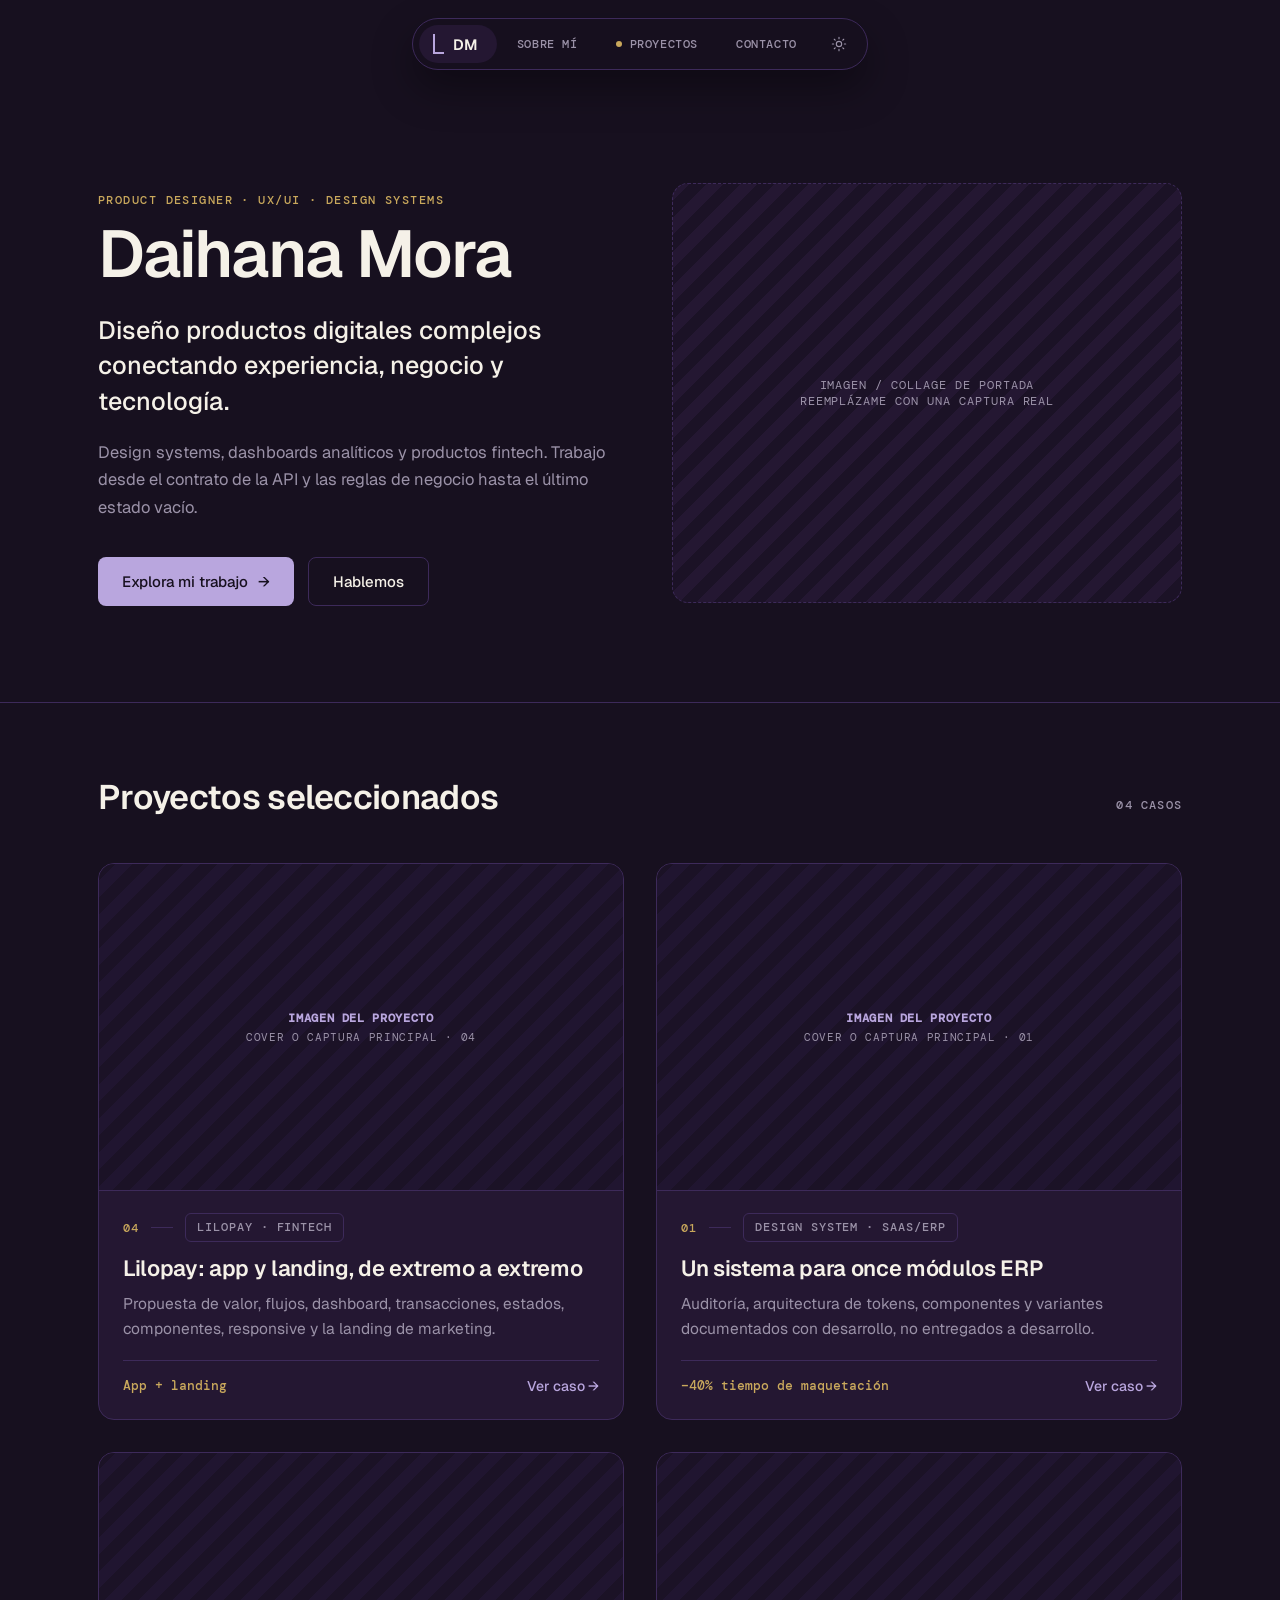
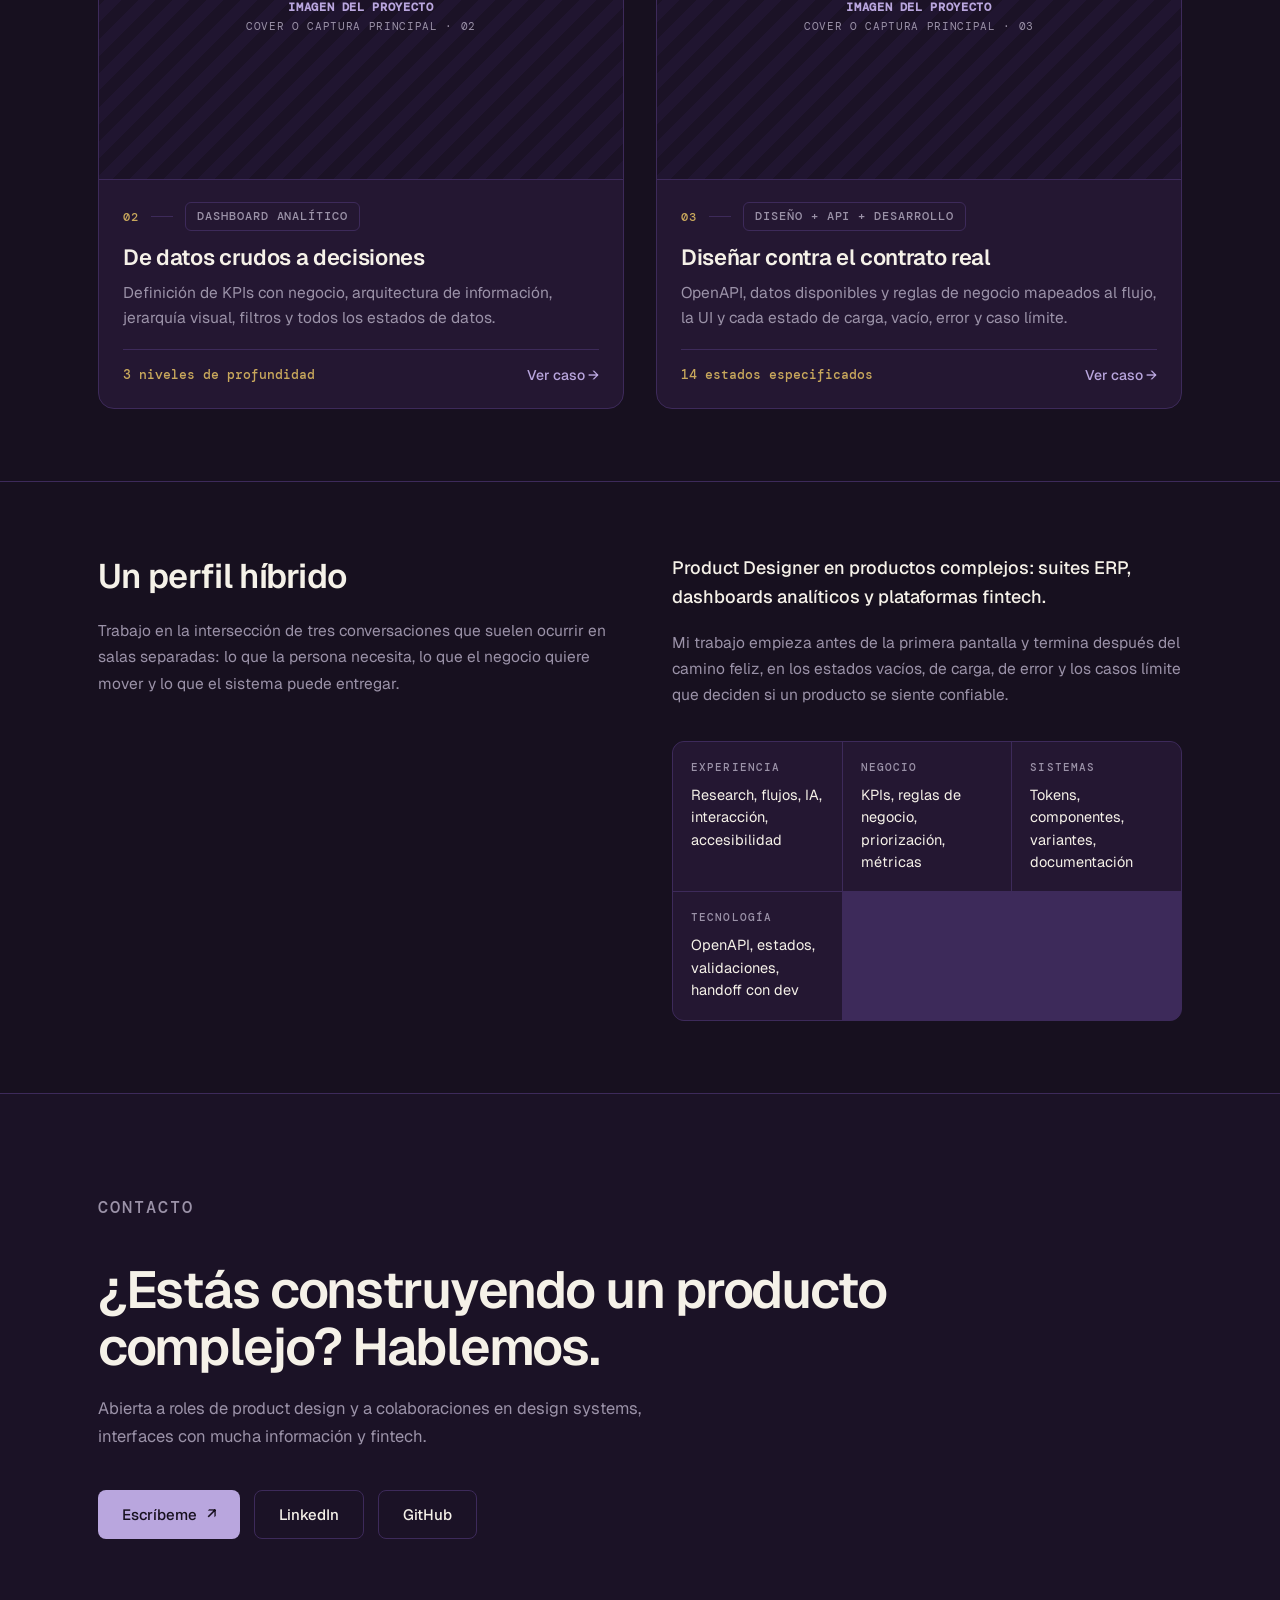
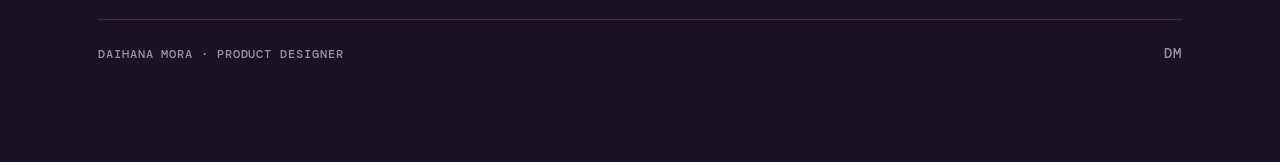
<file: index.html>
<!DOCTYPE html>
<html lang="es">
<head>
<meta charset="utf-8">
<meta name="viewport" content="width=device-width, initial-scale=1">
<title>Daihana Mora — Daihana Mora Portfolio</title>
<link rel="preconnect" href="https://fonts.googleapis.com" />
<link rel="preconnect" href="https://fonts.gstatic.com" crossorigin="anonymous" />
<link href="https://fonts.googleapis.com/css2?family=Geist:wght@400;500;600&family=DM+Mono:wght@400;500&display=swap" rel="stylesheet" />
<link rel="stylesheet" href="./css/main.css">
<script src="./js/theme.js"></script>
<script src="./js/nav.js" defer></script>
<!-- Global site tag (gtag.js) - Google Analytics -->
<script async src="https://www.googletagmanager.com/gtag/js?id=G-G120TH7VQ2"></script>
<script>
    window.dataLayer = window.dataLayer || [];
    function gtag() { dataLayer.push(arguments); }
    gtag('js', new Date());

    gtag('config', 'G-G120TH7VQ2');
</script>
<!-- Google Tag Manager -->
<script>(function (w, d, s, l, i) {
        w[l] = w[l] || []; w[l].push({
            'gtm.start':
                new Date().getTime(), event: 'gtm.js'
        }); var f = d.getElementsByTagName(s)[0],
            j = d.createElement(s), dl = l != 'dataLayer' ? '&l=' + l : ''; j.async = true; j.src =
                'https://www.googletagmanager.com/gtm.js?id=' + i + dl; f.parentNode.insertBefore(j, f);
    })(window, document, 'script', 'dataLayer', 'GTM-M9HZVGC');</script>
<!-- End Google Tag Manager -->
</head>
<body>
<a href="#main-content" class="skip-link">Saltar al contenido</a>
<!-- Google Tag Manager (noscript) -->
<noscript><iframe src="https://www.googletagmanager.com/ns.html?id=GTM-M9HZVGC" height="0" width="0"
        style="display:none;visibility:hidden"></iframe></noscript>
<!-- End Google Tag Manager (noscript) -->

<nav class="site-nav">
  <div class="wrap">
    <div class="nav-pill" id="navPill">
      <a href="#hero" data-section="hero" class="pill-item logo-item is-active">
        <span class="mark"></span><span>DM</span>
      </a>
      <a href="#about" data-section="about" class="pill-item">Sobre mí</a>
      <a href="#work" data-section="work" class="pill-item"><span class="dot"></span>Proyectos</a>
      <a href="#contact" data-section="contact" class="pill-item">Contacto</a>
      <button class="pill-item theme-item" id="themeToggle" aria-label="Cambiar tema" title="Cambiar tema" aria-pressed="true">
        <svg class="icon-sun" width="16" height="16" viewBox="0 0 24 24" fill="none" stroke="currentColor" stroke-width="1.7" stroke-linecap="round" stroke-linejoin="round" aria-hidden="true">
          <circle cx="12" cy="12" r="4"></circle>
          <path d="M12 2v2M12 20v2M2 12h2M20 12h2M4.9 4.9l1.4 1.4M17.7 17.7l1.4 1.4M19.1 4.9l-1.4 1.4M6.3 17.7l-1.4 1.4"></path>
        </svg>
        <svg class="icon-moon" width="16" height="16" viewBox="0 0 24 24" fill="none" stroke="currentColor" stroke-width="1.7" stroke-linecap="round" stroke-linejoin="round" aria-hidden="true">
          <path d="M21 12.8A8.5 8.5 0 1 1 11.2 3a6.6 6.6 0 0 0 9.8 9.8z"></path>
        </svg>
      </button>
    </div>
  </div>
</nav>

<main id="main-content">

<header class="hero" id="hero">
  <div class="wrap">
    <div>
      <p class="eyebrow">Product Designer · UX/UI · Design Systems</p>
      <h1 class="name">Daihana Mora</h1>
      <p class="tagline">Diseño productos digitales complejos conectando experiencia, negocio y tecnología.</p>
      <p class="sub">Design systems, dashboards analíticos y productos fintech. Trabajo desde el contrato de la API y las reglas de negocio hasta el último estado vacío.</p>
      <div class="cta-row">
        <a href="#work" class="btn primary">Explora mi trabajo <span>→</span></a>
        <a href="#contact" class="btn ghost">Hablemos</a>
      </div>
    </div>
    <div class="hero-visual-slot">
      <div class="label">Imagen / collage de portada<br>reemplázame con una captura real</div>
    </div>
  </div>
</header>

<section id="work" class="section">
  <div class="wrap">
    <div class="section-head">
      <h2>Proyectos seleccionados</h2>
      <span class="count">04 casos</span>
    </div>

    <div class="gallery">

      <a class="card" href="case-lilopay.html" style="text-decoration:none; color:inherit">
        <div class="thumb">
          <span class="label"><b>Imagen del proyecto</b>Cover o captura principal · 04</span>
        </div>
        <div class="body">
          <div class="kicker"><span class="num">04</span><span class="rule"></span><span class="tag">Lilopay · Fintech</span></div>
          <h3>Lilopay: app y landing, de extremo a extremo</h3>
          <p class="desc">Propuesta de valor, flujos, dashboard, transacciones, estados, componentes, responsive y la landing de marketing.</p>
          <div class="foot">
            <span class="metric">App + landing</span>
            <span class="go">Ver caso →</span>
          </div>
        </div>
      </a>

      <a class="card" href="case-01.html" style="text-decoration:none; color:inherit">
        <div class="thumb">
          <span class="label"><b>Imagen del proyecto</b>Cover o captura principal · 01</span>
        </div>
        <div class="body">
          <div class="kicker"><span class="num">01</span><span class="rule"></span><span class="tag">Design System · SaaS/ERP</span></div>
          <h3>Un sistema para once módulos ERP</h3>
          <p class="desc">Auditoría, arquitectura de tokens, componentes y variantes documentados con desarrollo, no entregados a desarrollo.</p>
          <div class="foot">
            <span class="metric">−40% tiempo de maquetación</span>
            <span class="go">Ver caso →</span>
          </div>
        </div>
      </a>

      <a class="card" href="case-02.html" style="text-decoration:none; color:inherit">
        <div class="thumb">
          <span class="label"><b>Imagen del proyecto</b>Cover o captura principal · 02</span>
        </div>
        <div class="body">
          <div class="kicker"><span class="num">02</span><span class="rule"></span><span class="tag">Dashboard Analítico</span></div>
          <h3>De datos crudos a decisiones</h3>
          <p class="desc">Definición de KPIs con negocio, arquitectura de información, jerarquía visual, filtros y todos los estados de datos.</p>
          <div class="foot">
            <span class="metric">3 niveles de profundidad</span>
            <span class="go">Ver caso →</span>
          </div>
        </div>
      </a>

      <a class="card" href="case-03.html" style="text-decoration:none; color:inherit">
        <div class="thumb">
          <span class="label"><b>Imagen del proyecto</b>Cover o captura principal · 03</span>
        </div>
        <div class="body">
          <div class="kicker"><span class="num">03</span><span class="rule"></span><span class="tag">Diseño + API + Desarrollo</span></div>
          <h3>Diseñar contra el contrato real</h3>
          <p class="desc">OpenAPI, datos disponibles y reglas de negocio mapeados al flujo, la UI y cada estado de carga, vacío, error y caso límite.</p>
          <div class="foot">
            <span class="metric">14 estados especificados</span>
            <span class="go">Ver caso →</span>
          </div>
        </div>
      </a>

    </div>
  </div>
</section>

<section id="about" class="section">
  <div class="wrap about-grid">
    <div>
      <h2 style="margin:0 0 20px; font-size:clamp(26px,3vw,34px); font-weight:600; letter-spacing:-0.02em;">Un perfil híbrido</h2>
      <p style="margin:0; font-size:15.5px; line-height:1.7; color:var(--muted);">Trabajo en la intersección de tres conversaciones que suelen ocurrir en salas separadas: lo que la persona necesita, lo que el negocio quiere mover y lo que el sistema puede entregar.</p>
    </div>
    <div>
      <p style="margin:0 0 18px; font-size:18px; font-weight:500; line-height:1.6;">Product Designer en productos complejos: suites ERP, dashboards analíticos y plataformas fintech.</p>
      <p style="margin:0 0 32px; font-size:15.5px; line-height:1.7; color:var(--muted);">Mi trabajo empieza antes de la primera pantalla y termina después del camino feliz, en los estados vacíos, de carga, de error y los casos límite que deciden si un producto se siente confiable.</p>
      <div class="stat-grid">
        <div><div class="k">Experiencia</div><div class="v">Research, flujos, IA, interacción, accesibilidad</div></div>
        <div><div class="k">Negocio</div><div class="v">KPIs, reglas de negocio, priorización, métricas</div></div>
        <div><div class="k">Sistemas</div><div class="v">Tokens, componentes, variantes, documentación</div></div>
        <div><div class="k">Tecnología</div><div class="v">OpenAPI, estados, validaciones, handoff con dev</div></div>
      </div>
    </div>
  </div>
</section>

<section id="contact" class="contact">
  <div class="wrap">
    <p class="eyebrow">Contacto</p>
    <h2>¿Estás construyendo un producto complejo? Hablemos.</h2>
    <p>Abierta a roles de product design y a colaboraciones en design systems, interfaces con mucha información y fintech.</p>
    <div class="contact-links">
      <a href="mailto:daihanamt@gmail.com" class="btn primary">Escríbeme <span>↗</span></a>
      <a href="#" target="_blank" class="btn ghost">LinkedIn</a>
      <a href="#" target="_blank" class="btn ghost">GitHub</a>
    </div>
    <div class="contact-foot">
      <span>Daihana Mora · Product Designer</span>
      <div class="logo"><span class="mark"></span><span class="word" style="font-size:14px;">DM</span></div>
    </div>
  </div>
</section>

</main>

</body>
</html>
</file>
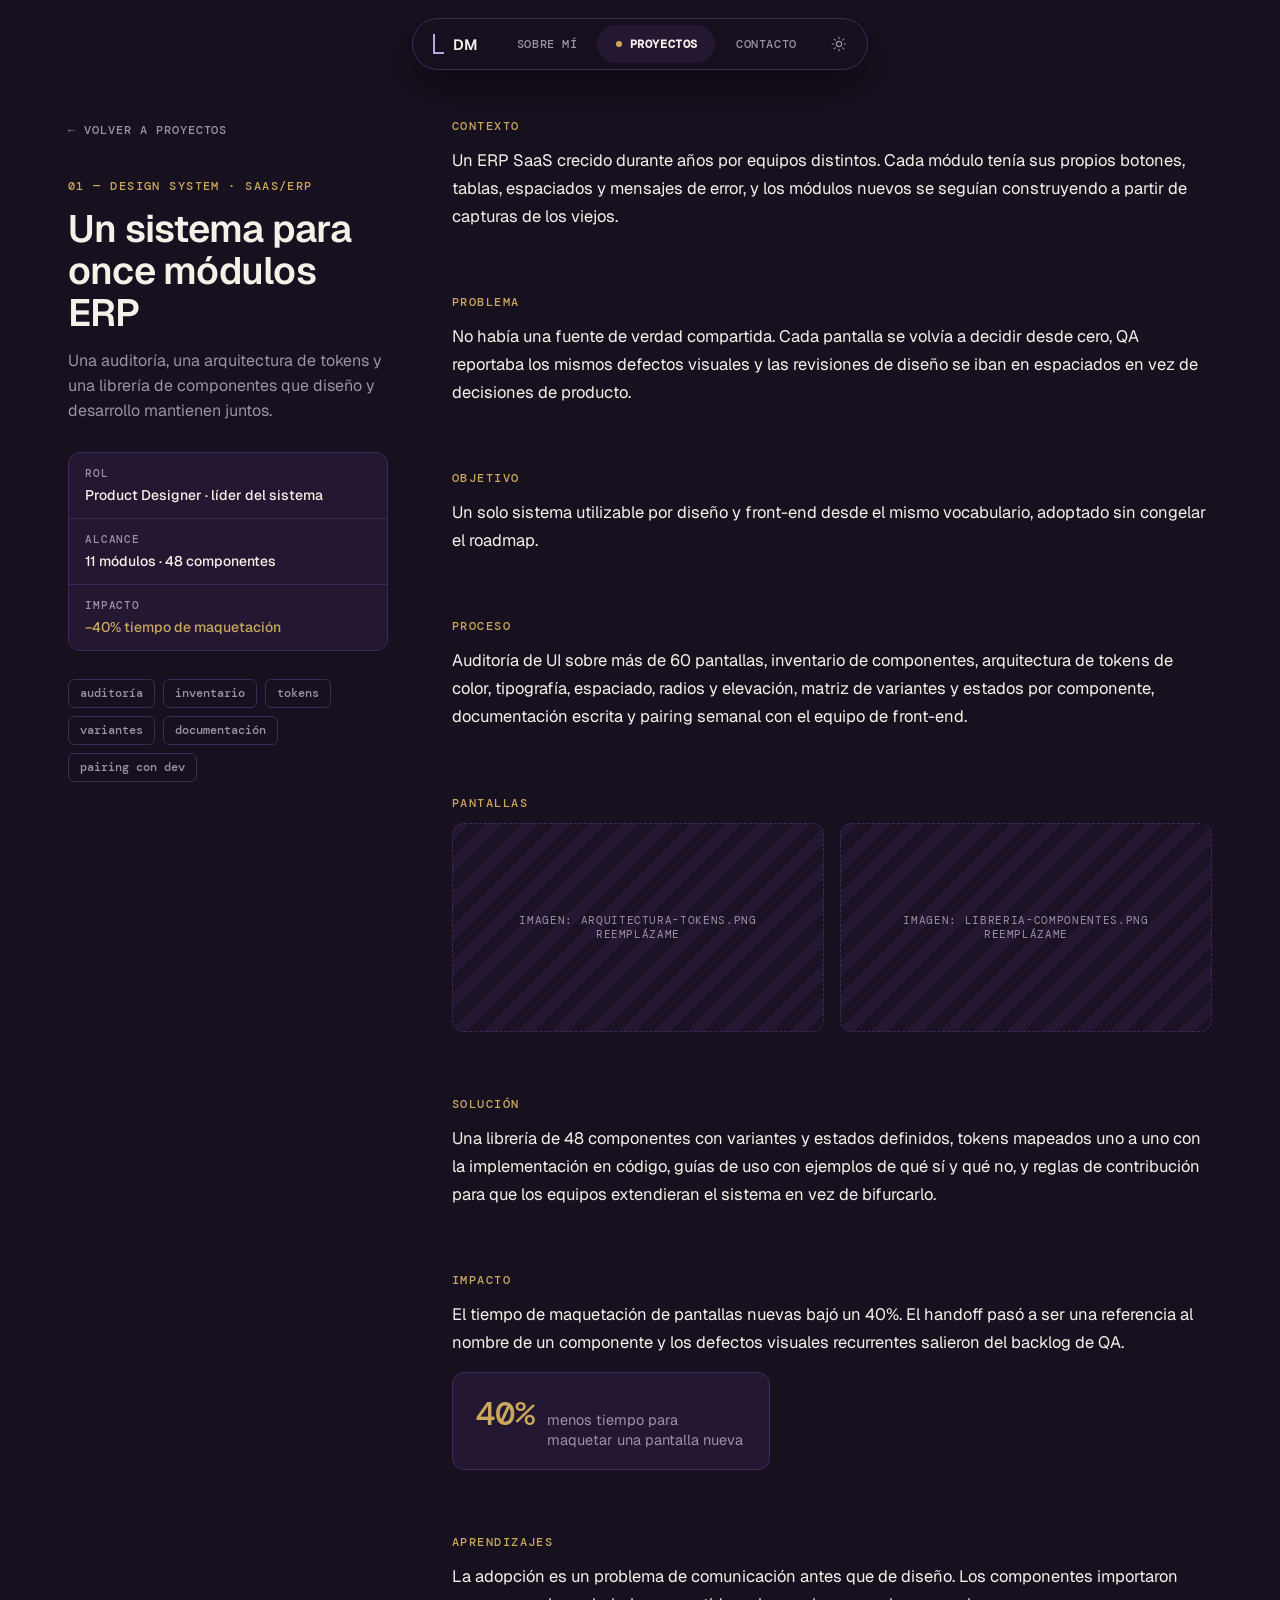
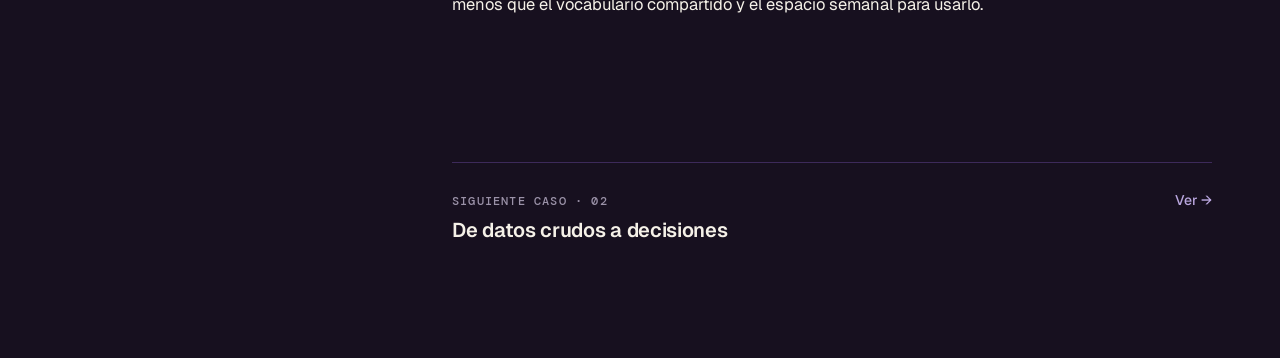
<file: case-01.html>
<!DOCTYPE html>
<html lang="es">
<head>
<meta charset="utf-8">
<meta name="viewport" content="width=device-width, initial-scale=1">
<title>Un sistema para once módulos ERP — Daihana Mora Portfolio</title>
<link rel="preconnect" href="https://fonts.googleapis.com" />
<link rel="preconnect" href="https://fonts.gstatic.com" crossorigin="anonymous" />
<link href="https://fonts.googleapis.com/css2?family=Geist:wght@400;500;600&family=DM+Mono:wght@400;500&display=swap" rel="stylesheet" />
<link rel="stylesheet" href="./css/main.css">
<script src="./js/theme.js"></script>
<script src="./js/nav.js" defer></script>
<!-- Global site tag (gtag.js) - Google Analytics -->
<script async src="https://www.googletagmanager.com/gtag/js?id=G-G120TH7VQ2"></script>
<script>
    window.dataLayer = window.dataLayer || [];
    function gtag() { dataLayer.push(arguments); }
    gtag('js', new Date());

    gtag('config', 'G-G120TH7VQ2');
</script>
<!-- Google Tag Manager -->
<script>(function (w, d, s, l, i) {
        w[l] = w[l] || []; w[l].push({
            'gtm.start':
                new Date().getTime(), event: 'gtm.js'
        }); var f = d.getElementsByTagName(s)[0],
            j = d.createElement(s), dl = l != 'dataLayer' ? '&l=' + l : ''; j.async = true; j.src =
                'https://www.googletagmanager.com/gtm.js?id=' + i + dl; f.parentNode.insertBefore(j, f);
    })(window, document, 'script', 'dataLayer', 'GTM-M9HZVGC');</script>
<!-- End Google Tag Manager -->
</head>
<body>
<a href="#main-content" class="skip-link">Saltar al contenido</a>
<!-- Google Tag Manager (noscript) -->
<noscript><iframe src="https://www.googletagmanager.com/ns.html?id=GTM-M9HZVGC" height="0" width="0"
        style="display:none;visibility:hidden"></iframe></noscript>
<!-- End Google Tag Manager (noscript) -->

<nav class="site-nav">
  <div class="wrap">
    <div class="nav-pill">
      <a href="index.html" class="pill-item logo-item">
        <span class="mark"></span><span>DM</span>
      </a>
      <a href="index.html#about" class="pill-item">Sobre mí</a>
      <a href="index.html#work" class="pill-item is-active"><span class="dot"></span>Proyectos</a>
      <a href="index.html#contact" class="pill-item">Contacto</a>
      <button class="pill-item theme-item" id="themeToggle" aria-label="Cambiar tema" title="Cambiar tema" aria-pressed="true">
        <svg class="icon-sun" width="16" height="16" viewBox="0 0 24 24" fill="none" stroke="currentColor" stroke-width="1.7" stroke-linecap="round" stroke-linejoin="round" aria-hidden="true">
          <circle cx="12" cy="12" r="4"></circle>
          <path d="M12 2v2M12 20v2M2 12h2M20 12h2M4.9 4.9l1.4 1.4M17.7 17.7l1.4 1.4M19.1 4.9l-1.4 1.4M6.3 17.7l-1.4 1.4"></path>
        </svg>
        <svg class="icon-moon" width="16" height="16" viewBox="0 0 24 24" fill="none" stroke="currentColor" stroke-width="1.7" stroke-linecap="round" stroke-linejoin="round" aria-hidden="true">
          <path d="M21 12.8A8.5 8.5 0 1 1 11.2 3a6.6 6.6 0 0 0 9.8 9.8z"></path>
        </svg>
      </button>
    </div>
  </div>
</nav>

<main class="case-shell" id="main-content">

  <aside class="case-summary">
    <a href="index.html" class="back-link">← Volver a proyectos</a>
    <p class="eyebrow" style="margin-bottom:14px;">01 — Design System · SaaS/ERP</p>
    <h1>Un sistema para once módulos ERP</h1>
    <p class="lede">Una auditoría, una arquitectura de tokens y una librería de componentes que diseño y desarrollo mantienen juntos.</p>

    <div class="meta-list">
      <div><div class="k">Rol</div><div class="v">Product Designer · líder del sistema</div></div>
      <div><div class="k">Alcance</div><div class="v">11 módulos · 48 componentes</div></div>
      <div><div class="k">Impacto</div><div class="v gold">−40% tiempo de maquetación</div></div>
    </div>

    <div class="tag-row">
      <span class="tag">auditoría</span>
      <span class="tag">inventario</span>
      <span class="tag">tokens</span>
      <span class="tag">variantes</span>
      <span class="tag">documentación</span>
      <span class="tag">pairing con dev</span>
    </div>
  </aside>

  <div class="case-body">

    <div class="case-block">
      <span class="eyebrow">Contexto</span>
      <p>Un ERP SaaS crecido durante años por equipos distintos. Cada módulo tenía sus propios botones, tablas, espaciados y mensajes de error, y los módulos nuevos se seguían construyendo a partir de capturas de los viejos.</p>
    </div>

    <div class="case-block">
      <span class="eyebrow">Problema</span>
      <p>No había una fuente de verdad compartida. Cada pantalla se volvía a decidir desde cero, QA reportaba los mismos defectos visuales y las revisiones de diseño se iban en espaciados en vez de decisiones de producto.</p>
    </div>

    <div class="case-block">
      <span class="eyebrow">Objetivo</span>
      <p>Un solo sistema utilizable por diseño y front-end desde el mismo vocabulario, adoptado sin congelar el roadmap.</p>
    </div>

    <div class="case-block">
      <span class="eyebrow">Proceso</span>
      <p>Auditoría de UI sobre más de 60 pantallas, inventario de componentes, arquitectura de tokens de color, tipografía, espaciado, radios y elevación, matriz de variantes y estados por componente, documentación escrita y pairing semanal con el equipo de front-end.</p>
    </div>

    <div class="case-block">
      <span class="eyebrow">Pantallas</span>
      <div class="image-grid-2">
        <div class="image-slot"><span class="label">Imagen: arquitectura-tokens.png<br>reemplázame</span></div>
        <div class="image-slot"><span class="label">Imagen: libreria-componentes.png<br>reemplázame</span></div>
      </div>
    </div>

    <div class="case-block">
      <span class="eyebrow">Solución</span>
      <p>Una librería de 48 componentes con variantes y estados definidos, tokens mapeados uno a uno con la implementación en código, guías de uso con ejemplos de qué sí y qué no, y reglas de contribución para que los equipos extendieran el sistema en vez de bifurcarlo.</p>
    </div>

    <div class="case-block">
      <span class="eyebrow">Impacto</span>
      <div>
        <p>El tiempo de maquetación de pantallas nuevas bajó un 40%. El handoff pasó a ser una referencia al nombre de un componente y los defectos visuales recurrentes salieron del backlog de QA.</p>
        <div class="impact-callout">
          <span class="big">40%</span>
          <span class="small">menos tiempo para maquetar una pantalla nueva</span>
        </div>
      </div>
    </div>

    <div class="case-block">
      <span class="eyebrow">Aprendizajes</span>
      <p>La adopción es un problema de comunicación antes que de diseño. Los componentes importaron menos que el vocabulario compartido y el espacio semanal para usarlo.</p>
    </div>

    <a class="next-case" href="case-02.html">
      <div>
        <div class="label">Siguiente caso · 02</div>
        <div class="title">De datos crudos a decisiones</div>
      </div>
      <span class="go">Ver →</span>
    </a>

  </div>
</main>

</body>
</html>
</file>
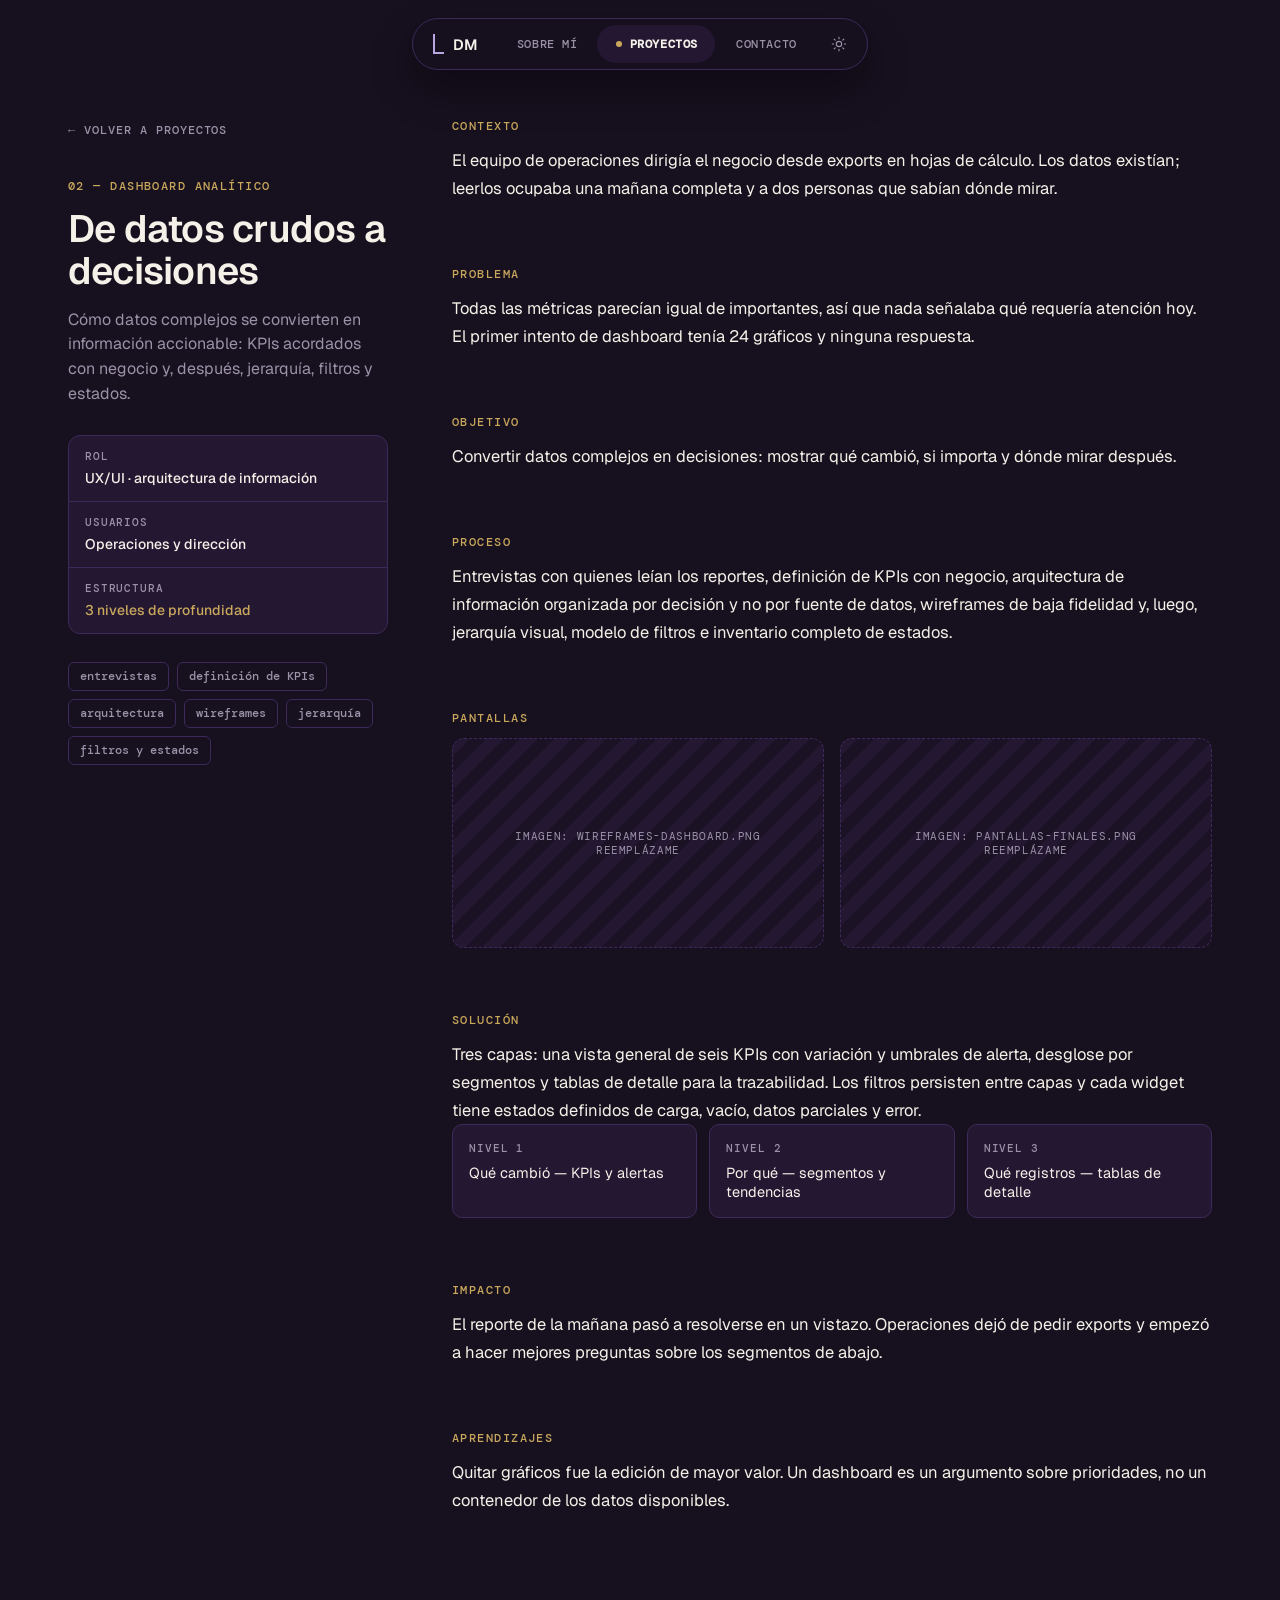
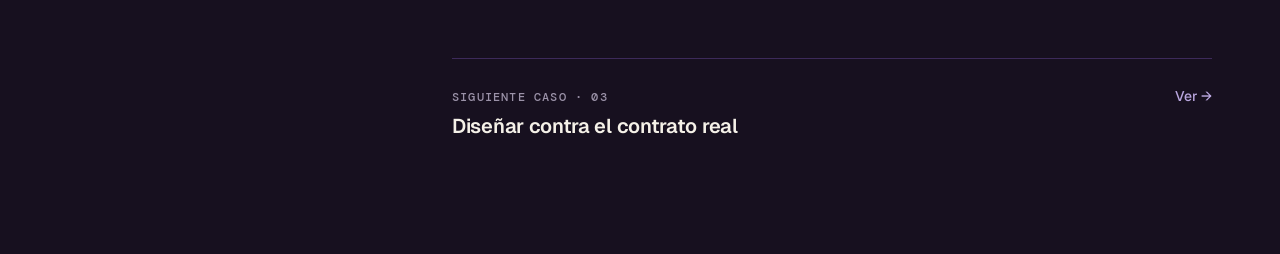
<file: case-02.html>
<!DOCTYPE html>
<html lang="es">
<head>
<meta charset="utf-8">
<meta name="viewport" content="width=device-width, initial-scale=1">
<title>De datos crudos a decisiones — Daihana Mora Portfolio</title>
<link rel="preconnect" href="https://fonts.googleapis.com" />
<link rel="preconnect" href="https://fonts.gstatic.com" crossorigin="anonymous" />
<link href="https://fonts.googleapis.com/css2?family=Geist:wght@400;500;600&family=DM+Mono:wght@400;500&display=swap" rel="stylesheet" />
<link rel="stylesheet" href="./css/main.css">
<script src="./js/theme.js"></script>
<script src="./js/nav.js" defer></script>
<!-- Global site tag (gtag.js) - Google Analytics -->
<script async src="https://www.googletagmanager.com/gtag/js?id=G-G120TH7VQ2"></script>
<script>
    window.dataLayer = window.dataLayer || [];
    function gtag() { dataLayer.push(arguments); }
    gtag('js', new Date());

    gtag('config', 'G-G120TH7VQ2');
</script>
<!-- Google Tag Manager -->
<script>(function (w, d, s, l, i) {
        w[l] = w[l] || []; w[l].push({
            'gtm.start':
                new Date().getTime(), event: 'gtm.js'
        }); var f = d.getElementsByTagName(s)[0],
            j = d.createElement(s), dl = l != 'dataLayer' ? '&l=' + l : ''; j.async = true; j.src =
                'https://www.googletagmanager.com/gtm.js?id=' + i + dl; f.parentNode.insertBefore(j, f);
    })(window, document, 'script', 'dataLayer', 'GTM-M9HZVGC');</script>
<!-- End Google Tag Manager -->
</head>
<body>
<a href="#main-content" class="skip-link">Saltar al contenido</a>
<!-- Google Tag Manager (noscript) -->
<noscript><iframe src="https://www.googletagmanager.com/ns.html?id=GTM-M9HZVGC" height="0" width="0"
        style="display:none;visibility:hidden"></iframe></noscript>
<!-- End Google Tag Manager (noscript) -->

<nav class="site-nav">
  <div class="wrap">
    <div class="nav-pill">
      <a href="index.html" class="pill-item logo-item">
        <span class="mark"></span><span>DM</span>
      </a>
      <a href="index.html#about" class="pill-item">Sobre mí</a>
      <a href="index.html#work" class="pill-item is-active"><span class="dot"></span>Proyectos</a>
      <a href="index.html#contact" class="pill-item">Contacto</a>
      <button class="pill-item theme-item" id="themeToggle" aria-label="Cambiar tema" title="Cambiar tema" aria-pressed="true">
        <svg class="icon-sun" width="16" height="16" viewBox="0 0 24 24" fill="none" stroke="currentColor" stroke-width="1.7" stroke-linecap="round" stroke-linejoin="round" aria-hidden="true">
          <circle cx="12" cy="12" r="4"></circle>
          <path d="M12 2v2M12 20v2M2 12h2M20 12h2M4.9 4.9l1.4 1.4M17.7 17.7l1.4 1.4M19.1 4.9l-1.4 1.4M6.3 17.7l-1.4 1.4"></path>
        </svg>
        <svg class="icon-moon" width="16" height="16" viewBox="0 0 24 24" fill="none" stroke="currentColor" stroke-width="1.7" stroke-linecap="round" stroke-linejoin="round" aria-hidden="true">
          <path d="M21 12.8A8.5 8.5 0 1 1 11.2 3a6.6 6.6 0 0 0 9.8 9.8z"></path>
        </svg>
      </button>
    </div>
  </div>
</nav>

<main class="case-shell" id="main-content">

  <aside class="case-summary">
    <a href="index.html" class="back-link">← Volver a proyectos</a>
    <p class="eyebrow" style="margin-bottom:14px;">02 — Dashboard Analítico</p>
    <h1>De datos crudos a decisiones</h1>
    <p class="lede">Cómo datos complejos se convierten en información accionable: KPIs acordados con negocio y, después, jerarquía, filtros y estados.</p>

    <div class="meta-list">
      <div><div class="k">Rol</div><div class="v">UX/UI · arquitectura de información</div></div>
      <div><div class="k">Usuarios</div><div class="v">Operaciones y dirección</div></div>
      <div><div class="k">Estructura</div><div class="v gold">3 niveles de profundidad</div></div>
    </div>

    <div class="tag-row">
      <span class="tag">entrevistas</span>
      <span class="tag">definición de KPIs</span>
      <span class="tag">arquitectura</span>
      <span class="tag">wireframes</span>
      <span class="tag">jerarquía</span>
      <span class="tag">filtros y estados</span>
    </div>
  </aside>

  <div class="case-body">

    <div class="case-block">
      <span class="eyebrow">Contexto</span>
      <p>El equipo de operaciones dirigía el negocio desde exports en hojas de cálculo. Los datos existían; leerlos ocupaba una mañana completa y a dos personas que sabían dónde mirar.</p>
    </div>

    <div class="case-block">
      <span class="eyebrow">Problema</span>
      <p>Todas las métricas parecían igual de importantes, así que nada señalaba qué requería atención hoy. El primer intento de dashboard tenía 24 gráficos y ninguna respuesta.</p>
    </div>

    <div class="case-block">
      <span class="eyebrow">Objetivo</span>
      <p>Convertir datos complejos en decisiones: mostrar qué cambió, si importa y dónde mirar después.</p>
    </div>

    <div class="case-block">
      <span class="eyebrow">Proceso</span>
      <p>Entrevistas con quienes leían los reportes, definición de KPIs con negocio, arquitectura de información organizada por decisión y no por fuente de datos, wireframes de baja fidelidad y, luego, jerarquía visual, modelo de filtros e inventario completo de estados.</p>
    </div>

    <div class="case-block">
      <span class="eyebrow">Pantallas</span>
      <div class="image-grid-2">
        <div class="image-slot"><span class="label">Imagen: wireframes-dashboard.png<br>reemplázame</span></div>
        <div class="image-slot"><span class="label">Imagen: pantallas-finales.png<br>reemplázame</span></div>
      </div>
    </div>

    <div class="case-block">
      <span class="eyebrow">Solución</span>
      <div>
        <p>Tres capas: una vista general de seis KPIs con variación y umbrales de alerta, desglose por segmentos y tablas de detalle para la trazabilidad. Los filtros persisten entre capas y cada widget tiene estados definidos de carga, vacío, datos parciales y error.</p>
        <div style="display:grid; grid-template-columns: repeat(auto-fit, minmax(min(100%, 180px), 1fr)); gap:12px;">
          <div style="padding:16px; border-radius:10px; background:var(--surface); border:1px solid var(--border);">
            <div style="font-family: var(--mono); font-weight:500; font-size:11px; letter-spacing:0.08em; text-transform:uppercase; color:var(--muted); margin-bottom:8px;">Nivel 1</div>
            <div style="font-size:14.5px;">Qué cambió — KPIs y alertas</div>
          </div>
          <div style="padding:16px; border-radius:10px; background:var(--surface); border:1px solid var(--border);">
            <div style="font-family: var(--mono); font-weight:500; font-size:11px; letter-spacing:0.08em; text-transform:uppercase; color:var(--muted); margin-bottom:8px;">Nivel 2</div>
            <div style="font-size:14.5px;">Por qué — segmentos y tendencias</div>
          </div>
          <div style="padding:16px; border-radius:10px; background:var(--surface); border:1px solid var(--border);">
            <div style="font-family: var(--mono); font-weight:500; font-size:11px; letter-spacing:0.08em; text-transform:uppercase; color:var(--muted); margin-bottom:8px;">Nivel 3</div>
            <div style="font-size:14.5px;">Qué registros — tablas de detalle</div>
          </div>
        </div>
      </div>
    </div>

    <div class="case-block">
      <span class="eyebrow">Impacto</span>
      <p>El reporte de la mañana pasó a resolverse en un vistazo. Operaciones dejó de pedir exports y empezó a hacer mejores preguntas sobre los segmentos de abajo.</p>
    </div>

    <div class="case-block">
      <span class="eyebrow">Aprendizajes</span>
      <p>Quitar gráficos fue la edición de mayor valor. Un dashboard es un argumento sobre prioridades, no un contenedor de los datos disponibles.</p>
    </div>

    <a class="next-case" href="case-03.html">
      <div>
        <div class="label">Siguiente caso · 03</div>
        <div class="title">Diseñar contra el contrato real</div>
      </div>
      <span class="go">Ver →</span>
    </a>

  </div>
</main>

</body>
</html>
</file>
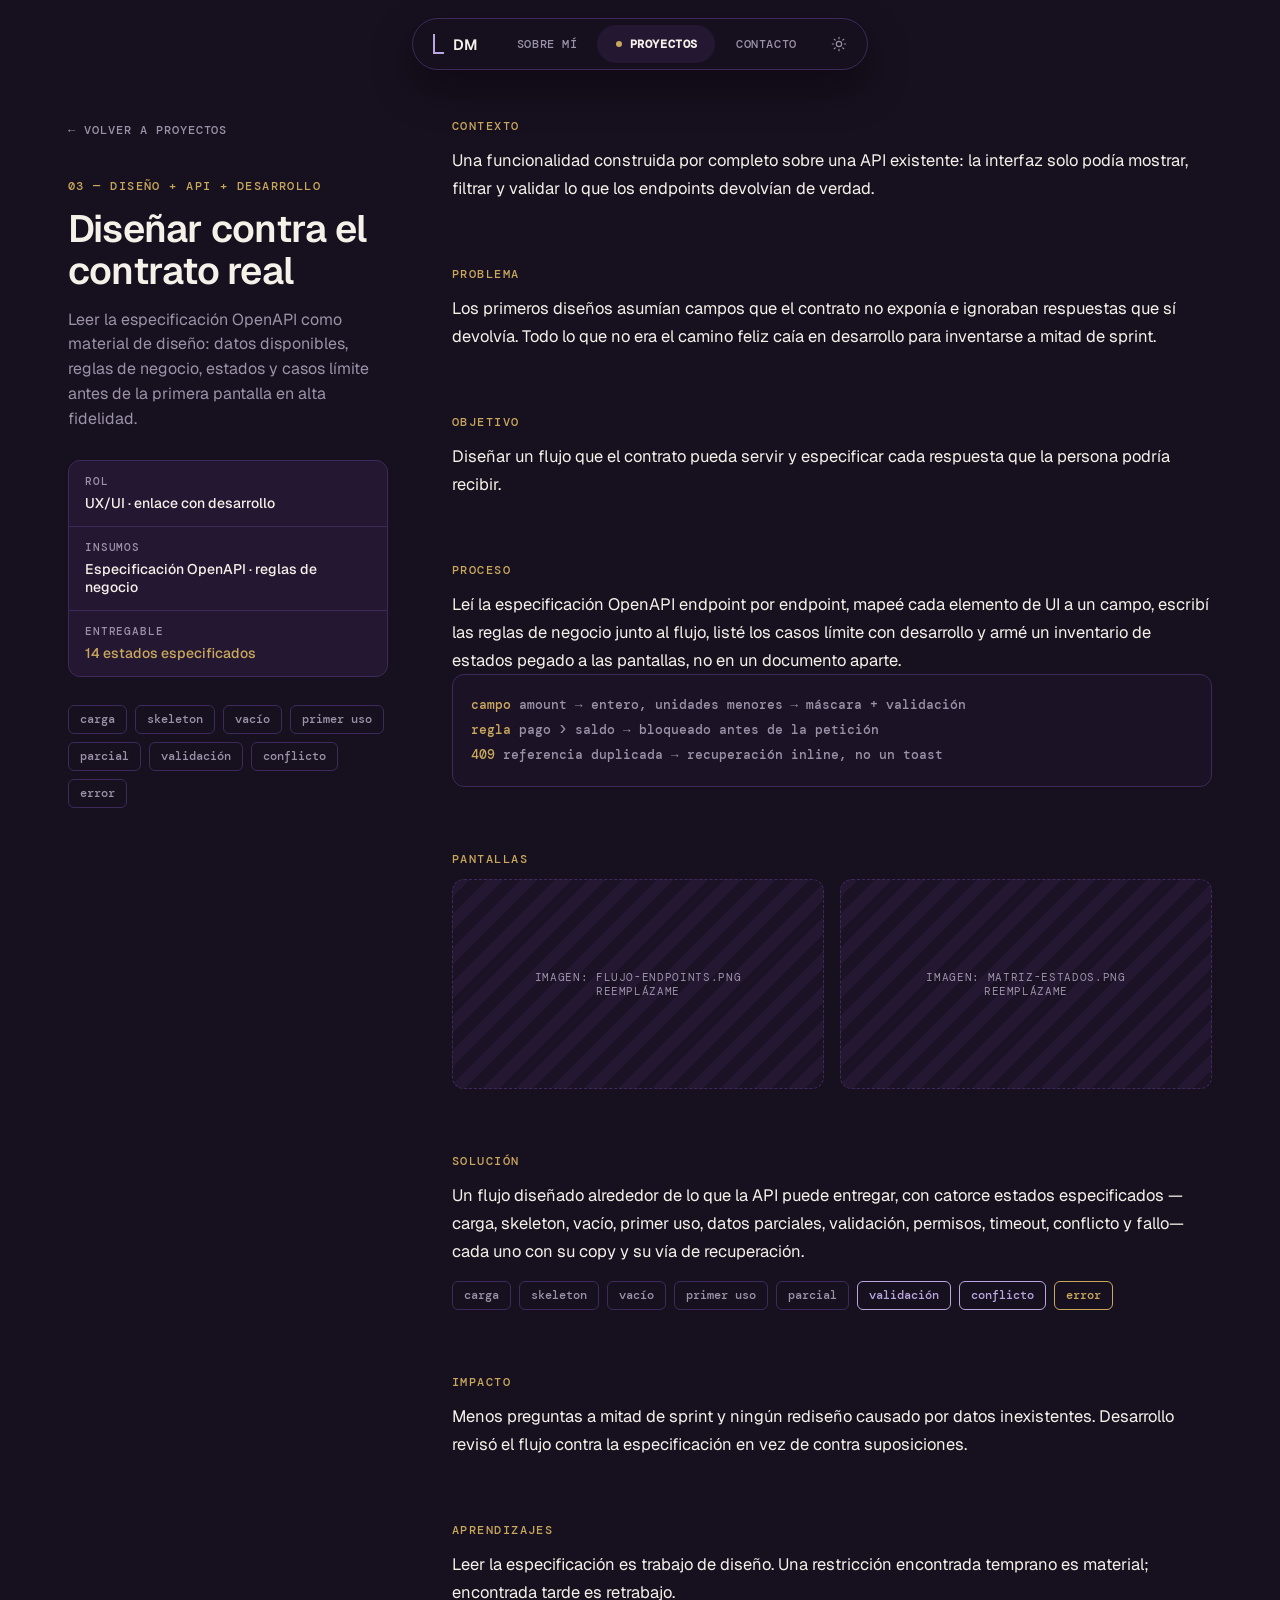
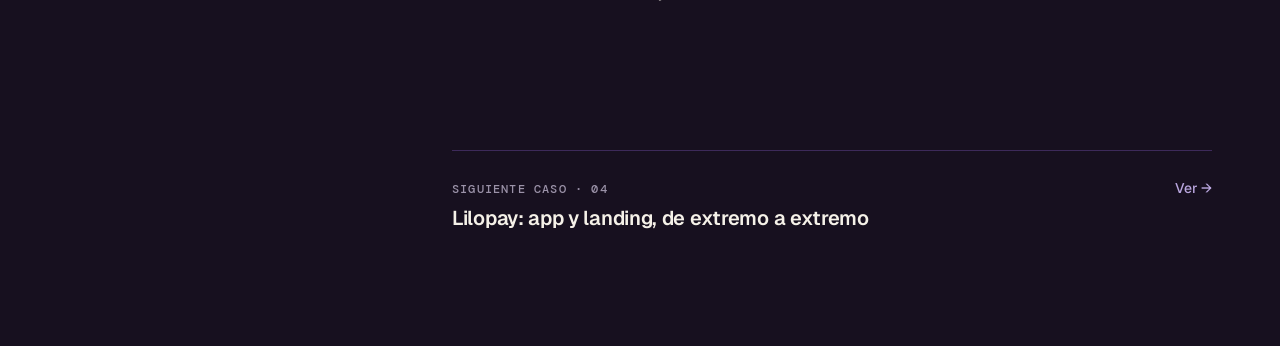
<file: case-03.html>
<!DOCTYPE html>
<html lang="es">
<head>
<meta charset="utf-8">
<meta name="viewport" content="width=device-width, initial-scale=1">
<title>Diseñar contra el contrato real — Daihana Mora Portfolio</title>
<link rel="preconnect" href="https://fonts.googleapis.com" />
<link rel="preconnect" href="https://fonts.gstatic.com" crossorigin="anonymous" />
<link href="https://fonts.googleapis.com/css2?family=Geist:wght@400;500;600&family=DM+Mono:wght@400;500&display=swap" rel="stylesheet" />
<link rel="stylesheet" href="./css/main.css">
<script src="./js/theme.js"></script>
<script src="./js/nav.js" defer></script>
<!-- Global site tag (gtag.js) - Google Analytics -->
<script async src="https://www.googletagmanager.com/gtag/js?id=G-G120TH7VQ2"></script>
<script>
    window.dataLayer = window.dataLayer || [];
    function gtag() { dataLayer.push(arguments); }
    gtag('js', new Date());

    gtag('config', 'G-G120TH7VQ2');
</script>
<!-- Google Tag Manager -->
<script>(function (w, d, s, l, i) {
        w[l] = w[l] || []; w[l].push({
            'gtm.start':
                new Date().getTime(), event: 'gtm.js'
        }); var f = d.getElementsByTagName(s)[0],
            j = d.createElement(s), dl = l != 'dataLayer' ? '&l=' + l : ''; j.async = true; j.src =
                'https://www.googletagmanager.com/gtm.js?id=' + i + dl; f.parentNode.insertBefore(j, f);
    })(window, document, 'script', 'dataLayer', 'GTM-M9HZVGC');</script>
<!-- End Google Tag Manager -->
</head>
<body>
<a href="#main-content" class="skip-link">Saltar al contenido</a>
<!-- Google Tag Manager (noscript) -->
<noscript><iframe src="https://www.googletagmanager.com/ns.html?id=GTM-M9HZVGC" height="0" width="0"
        style="display:none;visibility:hidden"></iframe></noscript>
<!-- End Google Tag Manager (noscript) -->

<nav class="site-nav">
  <div class="wrap">
    <div class="nav-pill">
      <a href="index.html" class="pill-item logo-item">
        <span class="mark"></span><span>DM</span>
      </a>
      <a href="index.html#about" class="pill-item">Sobre mí</a>
      <a href="index.html#work" class="pill-item is-active"><span class="dot"></span>Proyectos</a>
      <a href="index.html#contact" class="pill-item">Contacto</a>
      <button class="pill-item theme-item" id="themeToggle" aria-label="Cambiar tema" title="Cambiar tema" aria-pressed="true">
        <svg class="icon-sun" width="16" height="16" viewBox="0 0 24 24" fill="none" stroke="currentColor" stroke-width="1.7" stroke-linecap="round" stroke-linejoin="round" aria-hidden="true">
          <circle cx="12" cy="12" r="4"></circle>
          <path d="M12 2v2M12 20v2M2 12h2M20 12h2M4.9 4.9l1.4 1.4M17.7 17.7l1.4 1.4M19.1 4.9l-1.4 1.4M6.3 17.7l-1.4 1.4"></path>
        </svg>
        <svg class="icon-moon" width="16" height="16" viewBox="0 0 24 24" fill="none" stroke="currentColor" stroke-width="1.7" stroke-linecap="round" stroke-linejoin="round" aria-hidden="true">
          <path d="M21 12.8A8.5 8.5 0 1 1 11.2 3a6.6 6.6 0 0 0 9.8 9.8z"></path>
        </svg>
      </button>
    </div>
  </div>
</nav>

<main class="case-shell" id="main-content">

  <aside class="case-summary">
    <a href="index.html" class="back-link">← Volver a proyectos</a>
    <p class="eyebrow" style="margin-bottom:14px;">03 — Diseño + API + Desarrollo</p>
    <h1>Diseñar contra el contrato real</h1>
    <p class="lede">Leer la especificación OpenAPI como material de diseño: datos disponibles, reglas de negocio, estados y casos límite antes de la primera pantalla en alta fidelidad.</p>

    <div class="meta-list">
      <div><div class="k">Rol</div><div class="v">UX/UI · enlace con desarrollo</div></div>
      <div><div class="k">Insumos</div><div class="v">Especificación OpenAPI · reglas de negocio</div></div>
      <div><div class="k">Entregable</div><div class="v gold">14 estados especificados</div></div>
    </div>

    <div class="tag-row">
      <span class="tag">carga</span>
      <span class="tag">skeleton</span>
      <span class="tag">vacío</span>
      <span class="tag">primer uso</span>
      <span class="tag">parcial</span>
      <span class="tag">validación</span>
      <span class="tag">conflicto</span>
      <span class="tag">error</span>
    </div>
  </aside>

  <div class="case-body">

    <div class="case-block">
      <span class="eyebrow">Contexto</span>
      <p>Una funcionalidad construida por completo sobre una API existente: la interfaz solo podía mostrar, filtrar y validar lo que los endpoints devolvían de verdad.</p>
    </div>

    <div class="case-block">
      <span class="eyebrow">Problema</span>
      <p>Los primeros diseños asumían campos que el contrato no exponía e ignoraban respuestas que sí devolvía. Todo lo que no era el camino feliz caía en desarrollo para inventarse a mitad de sprint.</p>
    </div>

    <div class="case-block">
      <span class="eyebrow">Objetivo</span>
      <p>Diseñar un flujo que el contrato pueda servir y especificar cada respuesta que la persona podría recibir.</p>
    </div>

    <div class="case-block">
      <span class="eyebrow">Proceso</span>
      <div>
        <p>Leí la especificación OpenAPI endpoint por endpoint, mapeé cada elemento de UI a un campo, escribí las reglas de negocio junto al flujo, listé los casos límite con desarrollo y armé un inventario de estados pegado a las pantallas, no en un documento aparte.</p>
        <div style="padding:18px; border-radius:12px; background:var(--surface-2); border:1px solid var(--border); font-family: var(--mono); font-weight:500; font-size:12.5px; line-height:2; color:var(--muted);">
          <div><span style="color:var(--gold);">campo</span> amount → entero, unidades menores → máscara + validación</div>
          <div><span style="color:var(--gold);">regla</span> pago &gt; saldo → bloqueado antes de la petición</div>
          <div><span style="color:var(--gold);">409</span> referencia duplicada → recuperación inline, no un toast</div>
        </div>
      </div>
    </div>

    <div class="case-block">
      <span class="eyebrow">Pantallas</span>
      <div class="image-grid-2">
        <div class="image-slot"><span class="label">Imagen: flujo-endpoints.png<br>reemplázame</span></div>
        <div class="image-slot"><span class="label">Imagen: matriz-estados.png<br>reemplázame</span></div>
      </div>
    </div>

    <div class="case-block">
      <span class="eyebrow">Solución</span>
      <div>
        <p>Un flujo diseñado alrededor de lo que la API puede entregar, con catorce estados especificados —carga, skeleton, vacío, primer uso, datos parciales, validación, permisos, timeout, conflicto y fallo— cada uno con su copy y su vía de recuperación.</p>
        <div class="tag-row" style="margin-top:16px;">
          <span class="tag">carga</span>
          <span class="tag">skeleton</span>
          <span class="tag">vacío</span>
          <span class="tag">primer uso</span>
          <span class="tag">parcial</span>
          <span class="tag" style="border-color:var(--accent); color:var(--accent);">validación</span>
          <span class="tag" style="border-color:var(--accent); color:var(--accent);">conflicto</span>
          <span class="tag" style="border-color:var(--gold); color:var(--gold);">error</span>
        </div>
      </div>
    </div>

    <div class="case-block">
      <span class="eyebrow">Impacto</span>
      <p>Menos preguntas a mitad de sprint y ningún rediseño causado por datos inexistentes. Desarrollo revisó el flujo contra la especificación en vez de contra suposiciones.</p>
    </div>

    <div class="case-block">
      <span class="eyebrow">Aprendizajes</span>
      <p>Leer la especificación es trabajo de diseño. Una restricción encontrada temprano es material; encontrada tarde es retrabajo.</p>
    </div>

    <a class="next-case" href="case-lilopay.html">
      <div>
        <div class="label">Siguiente caso · 04</div>
        <div class="title">Lilopay: app y landing, de extremo a extremo</div>
      </div>
      <span class="go">Ver →</span>
    </a>

  </div>
</main>

</body>
</html>
</file>
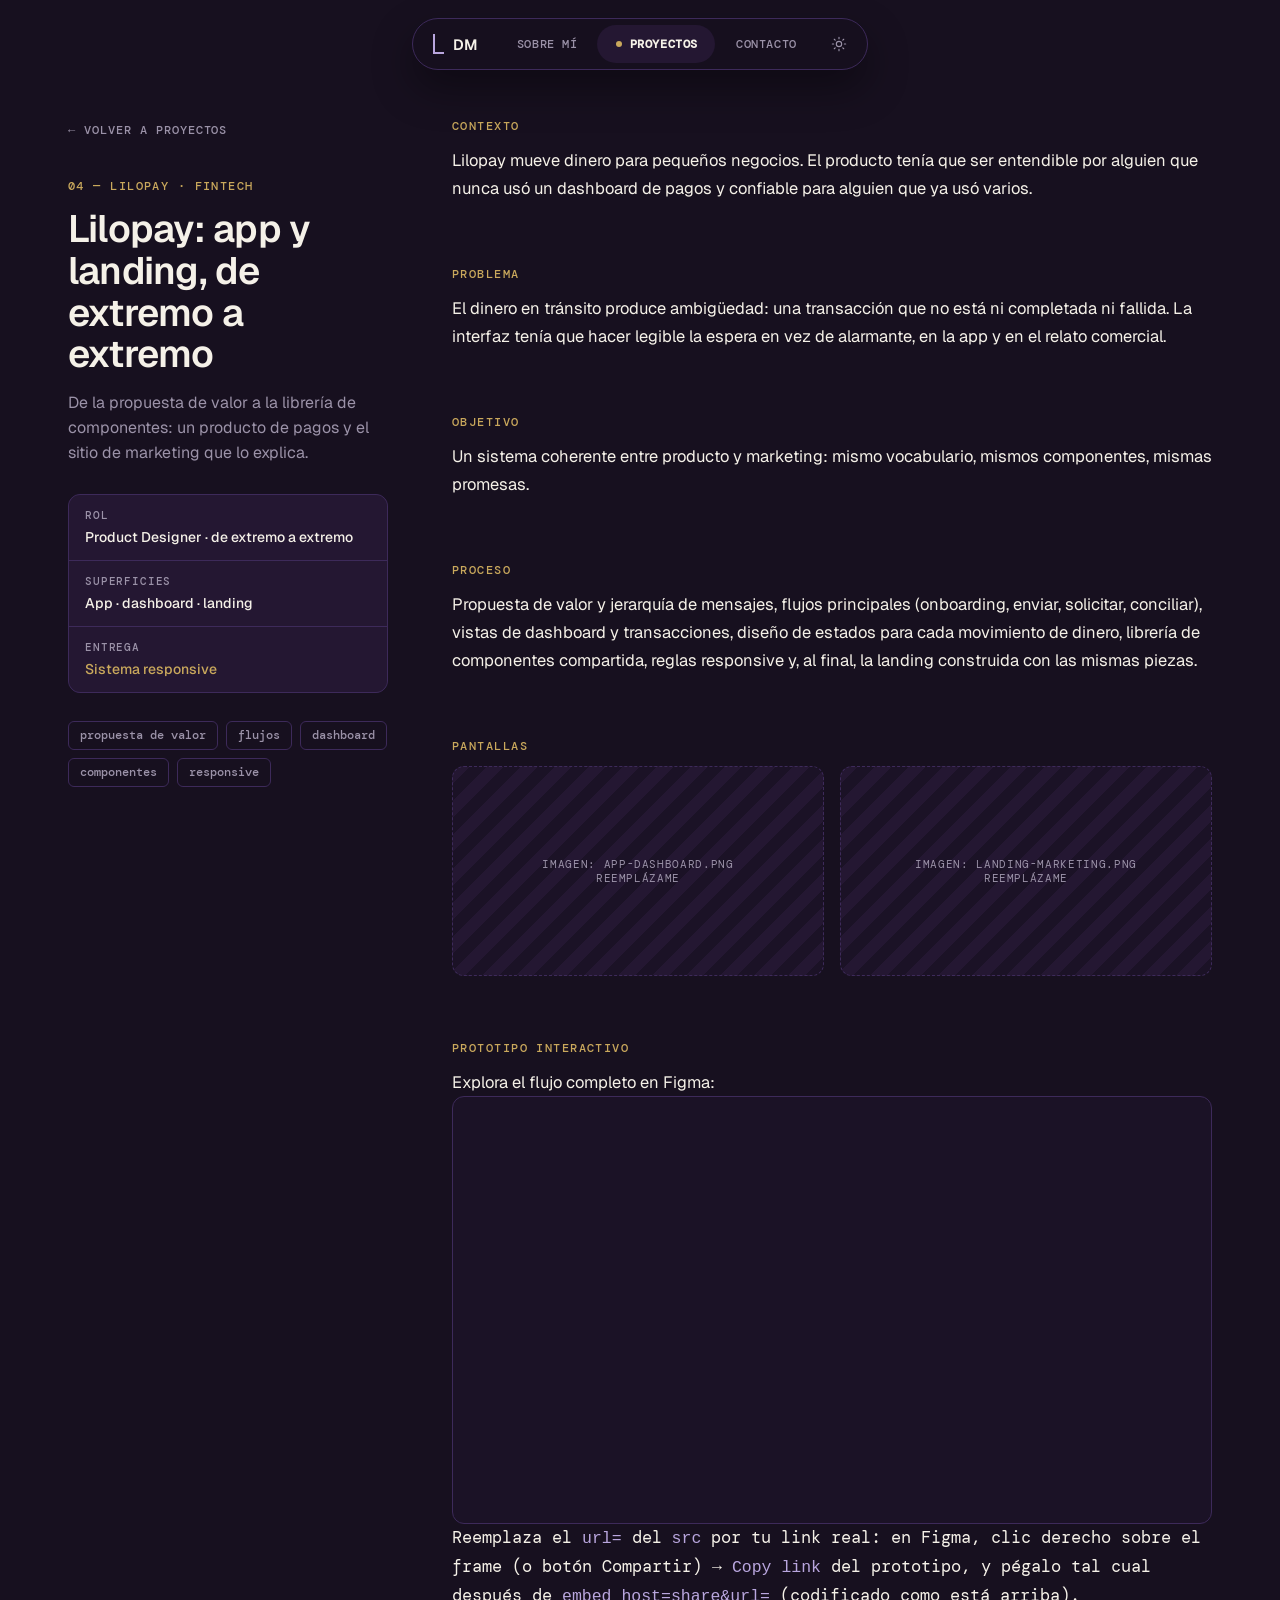
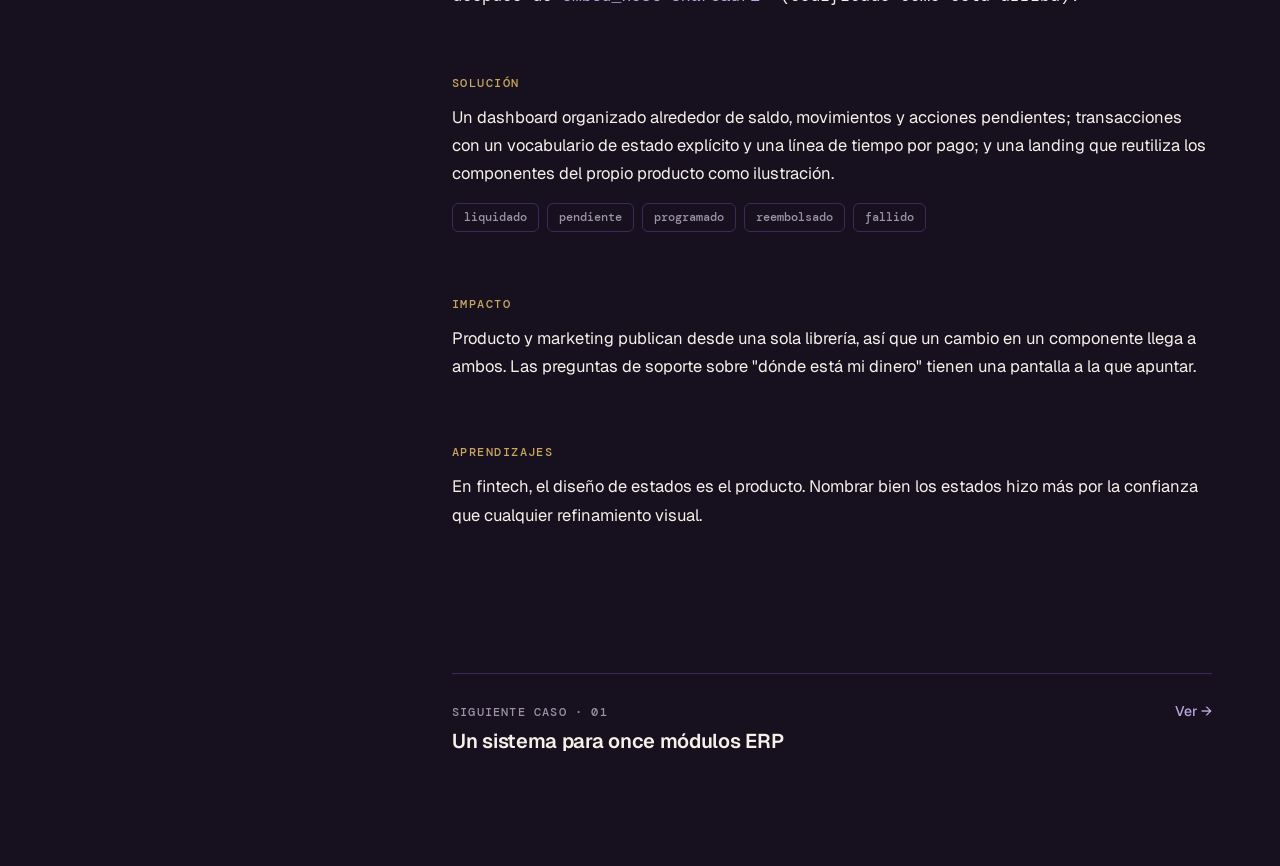
<file: case-lilopay.html>
<!DOCTYPE html>
<html lang="es">
<head>
<meta charset="utf-8">
<meta name="viewport" content="width=device-width, initial-scale=1">
<title>Lilopay — Daihana Mora Portfolio</title>
<link rel="preconnect" href="https://fonts.googleapis.com" />
<link rel="preconnect" href="https://fonts.gstatic.com" crossorigin="anonymous" />
<link href="https://fonts.googleapis.com/css2?family=Geist:wght@400;500;600&family=DM+Mono:wght@400;500&display=swap" rel="stylesheet" />
<link rel="stylesheet" href="./css/main.css">
<script src="./js/theme.js"></script>
<script src="./js/nav.js" defer></script>
<!-- Global site tag (gtag.js) - Google Analytics -->
<script async src="https://www.googletagmanager.com/gtag/js?id=G-G120TH7VQ2"></script>
<script>
    window.dataLayer = window.dataLayer || [];
    function gtag() { dataLayer.push(arguments); }
    gtag('js', new Date());

    gtag('config', 'G-G120TH7VQ2');
</script>
<!-- Google Tag Manager -->
<script>(function (w, d, s, l, i) {
        w[l] = w[l] || []; w[l].push({
            'gtm.start':
                new Date().getTime(), event: 'gtm.js'
        }); var f = d.getElementsByTagName(s)[0],
            j = d.createElement(s), dl = l != 'dataLayer' ? '&l=' + l : ''; j.async = true; j.src =
                'https://www.googletagmanager.com/gtm.js?id=' + i + dl; f.parentNode.insertBefore(j, f);
    })(window, document, 'script', 'dataLayer', 'GTM-M9HZVGC');</script>
<!-- End Google Tag Manager -->
</head>
<body>
<a href="#main-content" class="skip-link">Saltar al contenido</a>
<!-- Google Tag Manager (noscript) -->
<noscript><iframe src="https://www.googletagmanager.com/ns.html?id=GTM-M9HZVGC" height="0" width="0"
        style="display:none;visibility:hidden"></iframe></noscript>
<!-- End Google Tag Manager (noscript) -->

<nav class="site-nav">
  <div class="wrap">
    <div class="nav-pill">
      <a href="index.html" class="pill-item logo-item">
        <span class="mark"></span><span>DM</span>
      </a>
      <a href="index.html#about" class="pill-item">Sobre mí</a>
      <a href="index.html#work" class="pill-item is-active"><span class="dot"></span>Proyectos</a>
      <a href="index.html#contact" class="pill-item">Contacto</a>
      <button class="pill-item theme-item" id="themeToggle" aria-label="Cambiar tema" title="Cambiar tema" aria-pressed="true">
        <svg class="icon-sun" width="16" height="16" viewBox="0 0 24 24" fill="none" stroke="currentColor" stroke-width="1.7" stroke-linecap="round" stroke-linejoin="round" aria-hidden="true">
          <circle cx="12" cy="12" r="4"></circle>
          <path d="M12 2v2M12 20v2M2 12h2M20 12h2M4.9 4.9l1.4 1.4M17.7 17.7l1.4 1.4M19.1 4.9l-1.4 1.4M6.3 17.7l-1.4 1.4"></path>
        </svg>
        <svg class="icon-moon" width="16" height="16" viewBox="0 0 24 24" fill="none" stroke="currentColor" stroke-width="1.7" stroke-linecap="round" stroke-linejoin="round" aria-hidden="true">
          <path d="M21 12.8A8.5 8.5 0 1 1 11.2 3a6.6 6.6 0 0 0 9.8 9.8z"></path>
        </svg>
      </button>
    </div>
  </div>
</nav>

<main class="case-shell" id="main-content">

  <aside class="case-summary">
    <a href="index.html" class="back-link">← Volver a proyectos</a>
    <p class="eyebrow" style="margin-bottom:14px;">04 — Lilopay · Fintech</p>
    <h1>Lilopay: app y landing, de extremo a extremo</h1>
    <p class="lede">De la propuesta de valor a la librería de componentes: un producto de pagos y el sitio de marketing que lo explica.</p>

    <div class="meta-list">
      <div><div class="k">Rol</div><div class="v">Product Designer · de extremo a extremo</div></div>
      <div><div class="k">Superficies</div><div class="v">App · dashboard · landing</div></div>
      <div><div class="k">Entrega</div><div class="v gold">Sistema responsive</div></div>
    </div>

    <div class="tag-row">
      <span class="tag">propuesta de valor</span>
      <span class="tag">flujos</span>
      <span class="tag">dashboard</span>
      <span class="tag">componentes</span>
      <span class="tag">responsive</span>
    </div>
  </aside>

  <div class="case-body">

    <div class="case-block">
      <span class="eyebrow">Contexto</span>
      <p>Lilopay mueve dinero para pequeños negocios. El producto tenía que ser entendible por alguien que nunca usó un dashboard de pagos y confiable para alguien que ya usó varios.</p>
    </div>

    <div class="case-block">
      <span class="eyebrow">Problema</span>
      <p>El dinero en tránsito produce ambigüedad: una transacción que no está ni completada ni fallida. La interfaz tenía que hacer legible la espera en vez de alarmante, en la app y en el relato comercial.</p>
    </div>

    <div class="case-block">
      <span class="eyebrow">Objetivo</span>
      <p>Un sistema coherente entre producto y marketing: mismo vocabulario, mismos componentes, mismas promesas.</p>
    </div>

    <div class="case-block">
      <span class="eyebrow">Proceso</span>
      <p>Propuesta de valor y jerarquía de mensajes, flujos principales (onboarding, enviar, solicitar, conciliar), vistas de dashboard y transacciones, diseño de estados para cada movimiento de dinero, librería de componentes compartida, reglas responsive y, al final, la landing construida con las mismas piezas.</p>
    </div>

    <div class="case-block">
      <span class="eyebrow">Pantallas</span>
      <div class="image-grid-2">
        <div class="image-slot"><span class="label">Imagen: app-dashboard.png<br>reemplázame</span></div>
        <div class="image-slot"><span class="label">Imagen: landing-marketing.png<br>reemplázame</span></div>
      </div>
    </div>

    <div class="case-block">
      <span class="eyebrow">Prototipo interactivo</span>
      <p>Explora el flujo completo en Figma:</p>
      <div class="figma-embed">
        <iframe
          src="https://www.figma.com/embed?embed_host=share&url=https%3A%2F%2Fwww.figma.com%2Fproto%2FTU_FILE_ID%2FLilopay"
          allowfullscreen>
        </iframe>
      </div>
      <p class="figma-note">
        Reemplaza el <code>url=</code> del <code>src</code> por tu link real: en Figma,
        clic derecho sobre el frame (o botón Compartir) → <code>Copy link</code> del prototipo,
        y pégalo tal cual después de <code>embed_host=share&amp;url=</code> (codificado como está arriba).
      </p>
    </div>

    <div class="case-block">
      <span class="eyebrow">Solución</span>
      <p>Un dashboard organizado alrededor de saldo, movimientos y acciones pendientes; transacciones con un vocabulario de estado explícito y una línea de tiempo por pago; y una landing que reutiliza los componentes del propio producto como ilustración.</p>
      <div class="tag-row" style="margin-top:16px;">
        <span class="tag">liquidado</span>
        <span class="tag">pendiente</span>
        <span class="tag">programado</span>
        <span class="tag">reembolsado</span>
        <span class="tag">fallido</span>
      </div>
    </div>

    <div class="case-block">
      <span class="eyebrow">Impacto</span>
      <p>Producto y marketing publican desde una sola librería, así que un cambio en un componente llega a ambos. Las preguntas de soporte sobre "dónde está mi dinero" tienen una pantalla a la que apuntar.</p>
    </div>

    <div class="case-block">
      <span class="eyebrow">Aprendizajes</span>
      <p>En fintech, el diseño de estados es el producto. Nombrar bien los estados hizo más por la confianza que cualquier refinamiento visual.</p>
    </div>

    <a class="next-case" href="case-01.html">
      <div>
        <div class="label">Siguiente caso · 01</div>
        <div class="title">Un sistema para once módulos ERP</div>
      </div>
      <span class="go">Ver →</span>
    </a>

  </div>
</main>

</body>
</html>
</file>
<file: css/main.css>
:root {
  --bg: #17101F;
  --surface: #241732;
  --surface-2: #1B1226;
  --text: #F5F1E8;
  --muted: #9B92A8;
  --accent: #B9A6DE;
  --accent-2: #9B7FD4;
  --gold: #C9A85C;
  --border: #3D2A5A;
  --on-accent: #17101F;
  --nav-bg: rgba(23, 16, 31, 0.86);
  --shadow: 0 18px 40px rgba(0, 0, 0, 0.38);
  --mono: 'DM Mono', monospace;
  --sans: 'Geist', sans-serif;
}

html[data-theme=light] {
  --bg: #F5F1E8;
  --surface: #FFFFFF;
  --surface-2: #F0EAE0;
  --text: #1E1526;
  --muted: #6A5F76;
  --accent: #6B4FA6;
  --accent-2: #8E75C4;
  --gold: #8A6A28;
  --border: #DCD1C2;
  --on-accent: #FFFFFF;
  --nav-bg: rgba(245, 241, 232, 0.86);
  --shadow: 0 14px 34px rgba(30, 21, 38, 0.12);
}

* {
  box-sizing: border-box;
}

html {
  scroll-behavior: smooth;
}

body {
  margin: 0;
  background: var(--bg);
  color: var(--text);
  font-family: var(--sans);
  font-weight: 400;
  -webkit-font-smoothing: antialiased;
  transition: background 0.25s ease, color 0.25s ease;
}

a {
  color: var(--accent);
  text-decoration: none;
}
a:hover {
  color: var(--gold);
}

.pill-item:focus-visible, .btn:focus-visible, .tag:focus-visible, .card:focus-visible, .next-case:focus-visible {
  outline: 2px solid var(--accent);
  outline-offset: 2px;
}

.skip-link {
  position: absolute;
  top: -40px;
  left: 8px;
  z-index: 100;
  padding: 10px 16px;
  border-radius: 8px;
  background: var(--surface);
  color: var(--text);
  font-family: var(--sans);
  font-weight: 500;
  font-size: 14px;
  transition: top 0.2s ease;
}
.skip-link:focus {
  top: 8px;
}

.wrap {
  max-width: 1180px;
  margin: 0 auto;
  padding: 0 clamp(20px, 4vw, 48px);
}

.eyebrow {
  font-family: var(--mono);
  font-weight: 500;
  font-size: 12px;
  letter-spacing: 0.12em;
  text-transform: uppercase;
  color: var(--gold);
}

nav.site-nav {
  position: sticky;
  top: 0;
  z-index: 50;
  padding: 18px clamp(20px, 4vw, 48px) 0;
}
nav.site-nav .wrap {
  display: flex;
  justify-content: center;
  padding: 0;
  max-width: 100%;
}

.nav-pill {
  position: relative;
  display: flex;
  align-items: center;
  gap: 2px;
  padding: 6px;
  max-width: 100%;
  border-radius: 999px;
  background: var(--nav-bg);
  backdrop-filter: blur(14px);
  border: 1px solid var(--border);
  box-shadow: var(--shadow);
  overflow-x: auto;
  -webkit-overflow-scrolling: touch;
  scrollbar-width: none;
}
.nav-pill::-webkit-scrollbar {
  display: none;
}

.pill-indicator {
  position: absolute;
  top: 6px;
  bottom: 6px;
  left: 0;
  width: 0;
  border-radius: 999px;
  background: var(--surface);
  transition: transform 0.35s cubic-bezier(0.65, 0, 0.35, 1), width 0.35s cubic-bezier(0.65, 0, 0.35, 1);
  z-index: 0;
  pointer-events: none;
}

.pill-item {
  position: relative;
  z-index: 1;
  display: inline-flex;
  align-items: center;
  gap: 8px;
  padding: 9px 18px;
  border: 0;
  border-radius: 999px;
  background: transparent;
  font-family: var(--mono);
  font-weight: 500;
  font-size: 12px;
  letter-spacing: 0.05em;
  text-transform: uppercase;
  color: var(--muted);
  white-space: nowrap;
  cursor: pointer;
  transition: color 0.2s;
}
.pill-item:hover {
  color: var(--text);
}
.pill-item.is-active {
  color: var(--text);
  font-weight: 600;
}
.pill-item .dot {
  width: 6px;
  height: 6px;
  border-radius: 50%;
  background: var(--gold);
  flex: none;
}

.pill-item.logo-item {
  gap: 9px;
  padding-left: 14px;
  font-family: var(--sans);
  font-weight: 600;
  font-size: 15px;
  letter-spacing: 0.02em;
  text-transform: none;
  color: var(--text);
}
.pill-item.logo-item .mark {
  display: block;
  width: 11px;
  height: 20px;
  border-left: 2px solid var(--accent);
  border-bottom: 2px solid var(--accent);
  flex: none;
}

.pill-item.theme-item {
  padding: 9px 14px;
}
.pill-item.theme-item svg {
  display: none;
}

html[data-theme=dark] .pill-item.theme-item .icon-sun {
  display: block;
}

html[data-theme=light] .pill-item.theme-item .icon-moon {
  display: block;
}

@media (max-width: 720px) {
  .pill-item {
    padding: 8px 12px;
    font-size: 11px;
  }
  .pill-item.logo-item {
    font-size: 14px;
    padding-left: 12px;
  }
}
@media (max-width: 420px) {
  .nav-pill {
    gap: 0;
  }
  .pill-item {
    padding: 7px 8px;
    letter-spacing: 0.02em;
  }
  .pill-item.logo-item {
    padding: 7px 8px;
    gap: 5px;
  }
  .pill-item.logo-item span:not(.mark) {
    display: none;
  }
  .pill-item.theme-item {
    padding: 7px 9px;
  }
  .pill-item .dot {
    display: none;
  }
}
header.hero {
  padding: clamp(56px, 9vw, 110px) 0 clamp(60px, 8vw, 96px);
}
header.hero .wrap {
  display: grid;
  grid-template-columns: repeat(auto-fit, minmax(min(100%, 400px), 1fr));
  gap: clamp(32px, 5vw, 64px);
  align-items: center;
}

h1.name {
  margin: 0 0 24px;
  font-size: clamp(38px, 5.4vw, 66px);
  font-weight: 600;
  line-height: 1.04;
  letter-spacing: -0.025em;
}

p.tagline {
  margin: 0 0 20px;
  font-size: clamp(19px, 2.1vw, 25px);
  font-weight: 500;
  line-height: 1.42;
  max-width: 32ch;
}

p.sub {
  margin: 0 0 36px;
  font-size: 16.5px;
  line-height: 1.65;
  color: var(--muted);
  max-width: 48ch;
}

.cta-row {
  display: flex;
  flex-wrap: wrap;
  gap: 14px;
}

.btn {
  display: inline-flex;
  align-items: center;
  gap: 10px;
  padding: 14px 24px;
  border-radius: 8px;
  font-size: 15px;
  font-weight: 500;
}
.btn.primary {
  background: var(--accent);
  color: var(--on-accent);
}
.btn.primary:hover {
  background: var(--gold);
  color: var(--on-accent);
}
.btn.ghost {
  border: 1px solid var(--border);
  color: var(--text);
}
.btn.ghost:hover {
  border-color: var(--accent);
  color: var(--accent);
}

.hero-visual-slot {
  height: clamp(280px, 34vw, 420px);
  border-radius: 16px;
  border: 1px dashed var(--border);
  background: repeating-linear-gradient(135deg, var(--surface) 0 12px, var(--surface-2) 12px 24px);
  display: grid;
  place-items: center;
  text-align: center;
  padding: 24px;
}
.hero-visual-slot .label {
  font-family: var(--mono);
  font-size: 12px;
  letter-spacing: 0.08em;
  text-transform: uppercase;
  color: var(--muted);
}

.section {
  padding: clamp(40px, 6vw, 72px) 0;
  border-top: 1px solid var(--border);
}

.section-head {
  display: flex;
  align-items: baseline;
  justify-content: space-between;
  gap: 24px;
  margin-bottom: clamp(28px, 4vw, 44px);
}
.section-head h2 {
  margin: 0;
  font-size: clamp(26px, 3vw, 34px);
  font-weight: 600;
  letter-spacing: -0.02em;
}

.count {
  font-family: var(--mono);
  font-weight: 500;
  font-size: 12px;
  letter-spacing: 0.1em;
  text-transform: uppercase;
  color: var(--muted);
}

.gallery {
  display: grid;
  grid-template-columns: repeat(auto-fit, minmax(min(100%, 420px), 1fr));
  gap: clamp(20px, 2.5vw, 32px);
}

.card {
  border-radius: 16px;
  background: var(--surface);
  border: 1px solid var(--border);
  overflow: hidden;
  transition: border-color 0.2s, transform 0.2s;
  cursor: pointer;
}
.card:hover {
  border-color: var(--accent);
  transform: translateY(-3px);
}
.card .thumb {
  aspect-ratio: 16/10;
  border-bottom: 1px solid var(--border);
  background: repeating-linear-gradient(135deg, var(--surface-2) 0 12px, #201530 12px 24px);
  display: grid;
  place-items: center;
  text-align: center;
  padding: 16px;
}
.card .thumb .label {
  font-family: var(--mono);
  font-size: 11px;
  letter-spacing: 0.06em;
  text-transform: uppercase;
  color: var(--muted);
}
.card .thumb .label b {
  display: block;
  color: var(--accent);
  font-size: 12px;
  margin-bottom: 4px;
}
.card .body {
  padding: 22px 24px 24px;
}
.card .kicker {
  display: flex;
  align-items: center;
  gap: 12px;
  margin-bottom: 12px;
  font-family: var(--mono);
  font-weight: 500;
  font-size: 12px;
  letter-spacing: 0.08em;
  color: var(--gold);
}
.card .kicker .rule {
  width: 22px;
  height: 1px;
  background: var(--border);
}
.card .kicker .tag {
  color: var(--muted);
  text-transform: uppercase;
}
.card h3 {
  margin: 0 0 10px;
  font-size: 22px;
  font-weight: 600;
  letter-spacing: -0.015em;
}
.card p.desc {
  margin: 0 0 18px;
  font-size: 15.5px;
  line-height: 1.6;
  color: var(--muted);
}
.card .foot {
  display: flex;
  align-items: center;
  justify-content: space-between;
  gap: 16px;
  padding-top: 16px;
  border-top: 1px solid var(--border);
}
.card .metric {
  font-family: var(--mono);
  font-weight: 500;
  font-size: 13px;
  color: var(--gold);
}
.card .go {
  font-size: 14px;
  font-weight: 500;
  color: var(--accent);
}

.about-grid {
  display: grid;
  grid-template-columns: repeat(auto-fit, minmax(min(100%, 340px), 1fr));
  gap: clamp(32px, 5vw, 72px);
}

.stat-grid {
  display: grid;
  grid-template-columns: repeat(auto-fit, minmax(150px, 1fr));
  gap: 1px;
  background: var(--border);
  border: 1px solid var(--border);
  border-radius: 12px;
  overflow: hidden;
}
.stat-grid > div {
  padding: 18px;
  background: var(--surface);
}
.stat-grid .k {
  font-family: var(--mono);
  font-weight: 500;
  font-size: 11px;
  letter-spacing: 0.1em;
  text-transform: uppercase;
  color: var(--muted);
  margin-bottom: 10px;
}
.stat-grid .v {
  font-size: 14.5px;
  line-height: 1.55;
}

.contact {
  border-top: 1px solid var(--border);
  background: var(--surface-2);
}
.contact .wrap {
  padding: clamp(56px, 8vw, 100px) clamp(20px, 4vw, 48px);
}
.contact h2 {
  margin: 0 0 20px;
  font-size: clamp(30px, 4.4vw, 52px);
  font-weight: 600;
  line-height: 1.1;
  letter-spacing: -0.025em;
  max-width: 26ch;
}
.contact p {
  margin: 0 0 40px;
  font-size: 16.5px;
  line-height: 1.65;
  color: var(--muted);
  max-width: 50ch;
}

.contact-links {
  display: flex;
  flex-wrap: wrap;
  gap: 14px;
  margin-bottom: clamp(48px, 7vw, 80px);
}

.contact-foot {
  display: flex;
  align-items: flex-end;
  justify-content: space-between;
  gap: 24px;
  padding-top: 24px;
  border-top: 1px solid var(--border);
  font-family: var(--mono);
  font-weight: 500;
  font-size: 11.5px;
  letter-spacing: 0.08em;
  text-transform: uppercase;
  color: var(--muted);
}

.case-shell {
  max-width: 1240px;
  margin: 0 auto;
  padding: clamp(28px, 4vw, 48px) clamp(20px, 4vw, 48px) clamp(80px, 9vw, 120px);
  display: grid;
  grid-template-columns: minmax(0, 320px) minmax(0, 1fr);
  gap: clamp(32px, 5vw, 64px);
  align-items: start;
}

.case-summary {
  position: sticky;
  top: 88px;
}

.back-link {
  display: inline-flex;
  align-items: center;
  gap: 8px;
  margin-bottom: 28px;
  font-family: var(--mono);
  font-weight: 500;
  font-size: 12px;
  letter-spacing: 0.08em;
  text-transform: uppercase;
  color: var(--muted);
}
.back-link:hover {
  color: var(--accent);
}

.case-summary h1 {
  margin: 0 0 16px;
  font-size: clamp(28px, 3vw, 38px);
  font-weight: 600;
  line-height: 1.1;
  letter-spacing: -0.02em;
}

.case-summary .lede {
  margin: 0 0 28px;
  font-size: 16px;
  line-height: 1.55;
  color: var(--muted);
}

.meta-list {
  display: flex;
  flex-direction: column;
  gap: 1px;
  background: var(--border);
  border: 1px solid var(--border);
  border-radius: 12px;
  overflow: hidden;
  margin-bottom: 28px;
}
.meta-list > div {
  padding: 14px 16px;
  background: var(--surface);
}
.meta-list .k {
  font-family: var(--mono);
  font-weight: 500;
  font-size: 10.5px;
  letter-spacing: 0.08em;
  text-transform: uppercase;
  color: var(--muted);
  margin-bottom: 6px;
}
.meta-list .v {
  font-size: 14px;
  font-weight: 500;
}
.meta-list .v.gold {
  color: var(--gold);
}

.tag-row {
  display: flex;
  flex-wrap: wrap;
  gap: 8px;
}

.tag {
  padding: 6px 11px;
  border-radius: 6px;
  border: 1px solid var(--border);
  font-family: var(--mono);
  font-weight: 500;
  font-size: 11.5px;
  color: var(--muted);
}

.case-body {
  display: flex;
  flex-direction: column;
  gap: clamp(40px, 5vw, 64px);
}

.case-block .eyebrow {
  display: block;
  margin-bottom: 12px;
}

.case-block p {
  margin: 0;
  font-size: 16.5px;
  line-height: 1.7;
  color: var(--text);
}
.case-block p + p {
  margin-top: 16px;
}

.image-slot {
  border-radius: 12px;
  border: 1px dashed var(--border);
  background: repeating-linear-gradient(135deg, var(--surface) 0 12px, var(--surface-2) 12px 24px);
  aspect-ratio: 16/9;
  display: grid;
  place-items: center;
  text-align: center;
  padding: 16px;
}
.image-slot .label {
  font-family: var(--mono);
  font-size: 11px;
  letter-spacing: 0.06em;
  text-transform: uppercase;
  color: var(--muted);
}

.image-grid-2 {
  display: grid;
  grid-template-columns: repeat(auto-fit, minmax(min(100%, 260px), 1fr));
  gap: 16px;
}

.figma-embed {
  border-radius: 12px;
  overflow: hidden;
  border: 1px solid var(--border);
  background: var(--surface-2);
}
.figma-embed iframe {
  display: block;
  width: 100%;
  aspect-ratio: 16/9;
  border: 0;
}

.figma-note {
  margin-top: 10px;
  font-family: var(--mono);
  font-size: 11.5px;
  color: var(--muted);
}
.figma-note code {
  color: var(--accent);
}

.impact-callout {
  display: inline-flex;
  align-items: baseline;
  gap: 12px;
  padding: 18px 22px;
  border-radius: 12px;
  background: var(--surface);
  border: 1px solid var(--border);
  margin-top: 16px;
}
.impact-callout .big {
  font-family: var(--mono);
  font-weight: 500;
  font-size: 34px;
  color: var(--gold);
}
.impact-callout .small {
  font-size: 14.5px;
  line-height: 1.4;
  color: var(--muted);
  max-width: 20ch;
}

.next-case {
  margin-top: clamp(48px, 7vw, 80px);
  padding-top: 28px;
  border-top: 1px solid var(--border);
  display: flex;
  align-items: baseline;
  justify-content: space-between;
  gap: 20px;
  color: inherit;
  text-decoration: none;
  transition: opacity 0.2s;
}
.next-case:hover {
  opacity: 0.75;
  color: inherit;
}
.next-case .label {
  font-family: var(--mono);
  font-weight: 500;
  font-size: 12px;
  letter-spacing: 0.1em;
  text-transform: uppercase;
  color: var(--muted);
  margin-bottom: 8px;
}
.next-case .title {
  font-size: 20px;
  font-weight: 600;
  letter-spacing: -0.015em;
  color: var(--text);
}
.next-case .go {
  font-size: 14px;
  font-weight: 500;
  color: var(--accent);
}

@media (max-width: 860px) {
  .case-shell {
    grid-template-columns: 1fr;
  }
  .case-summary {
    position: static;
  }
}
</file>
